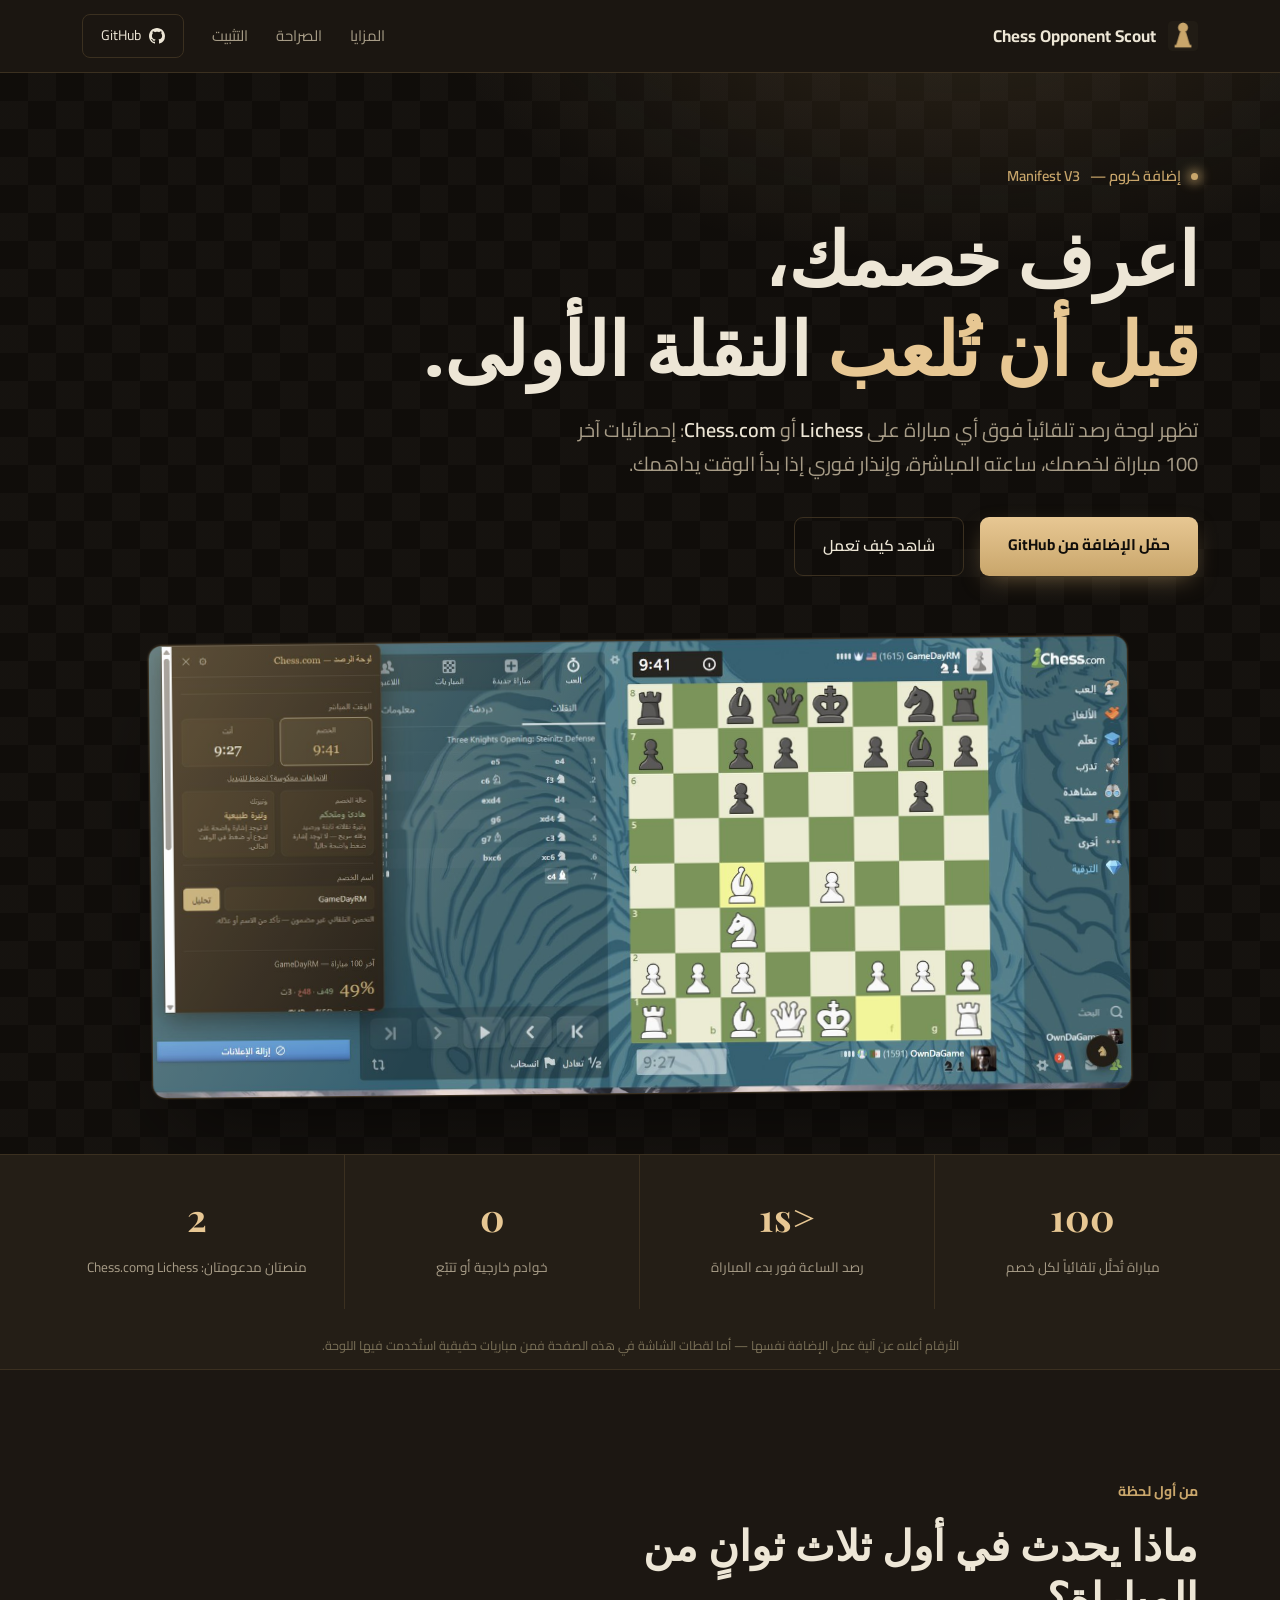
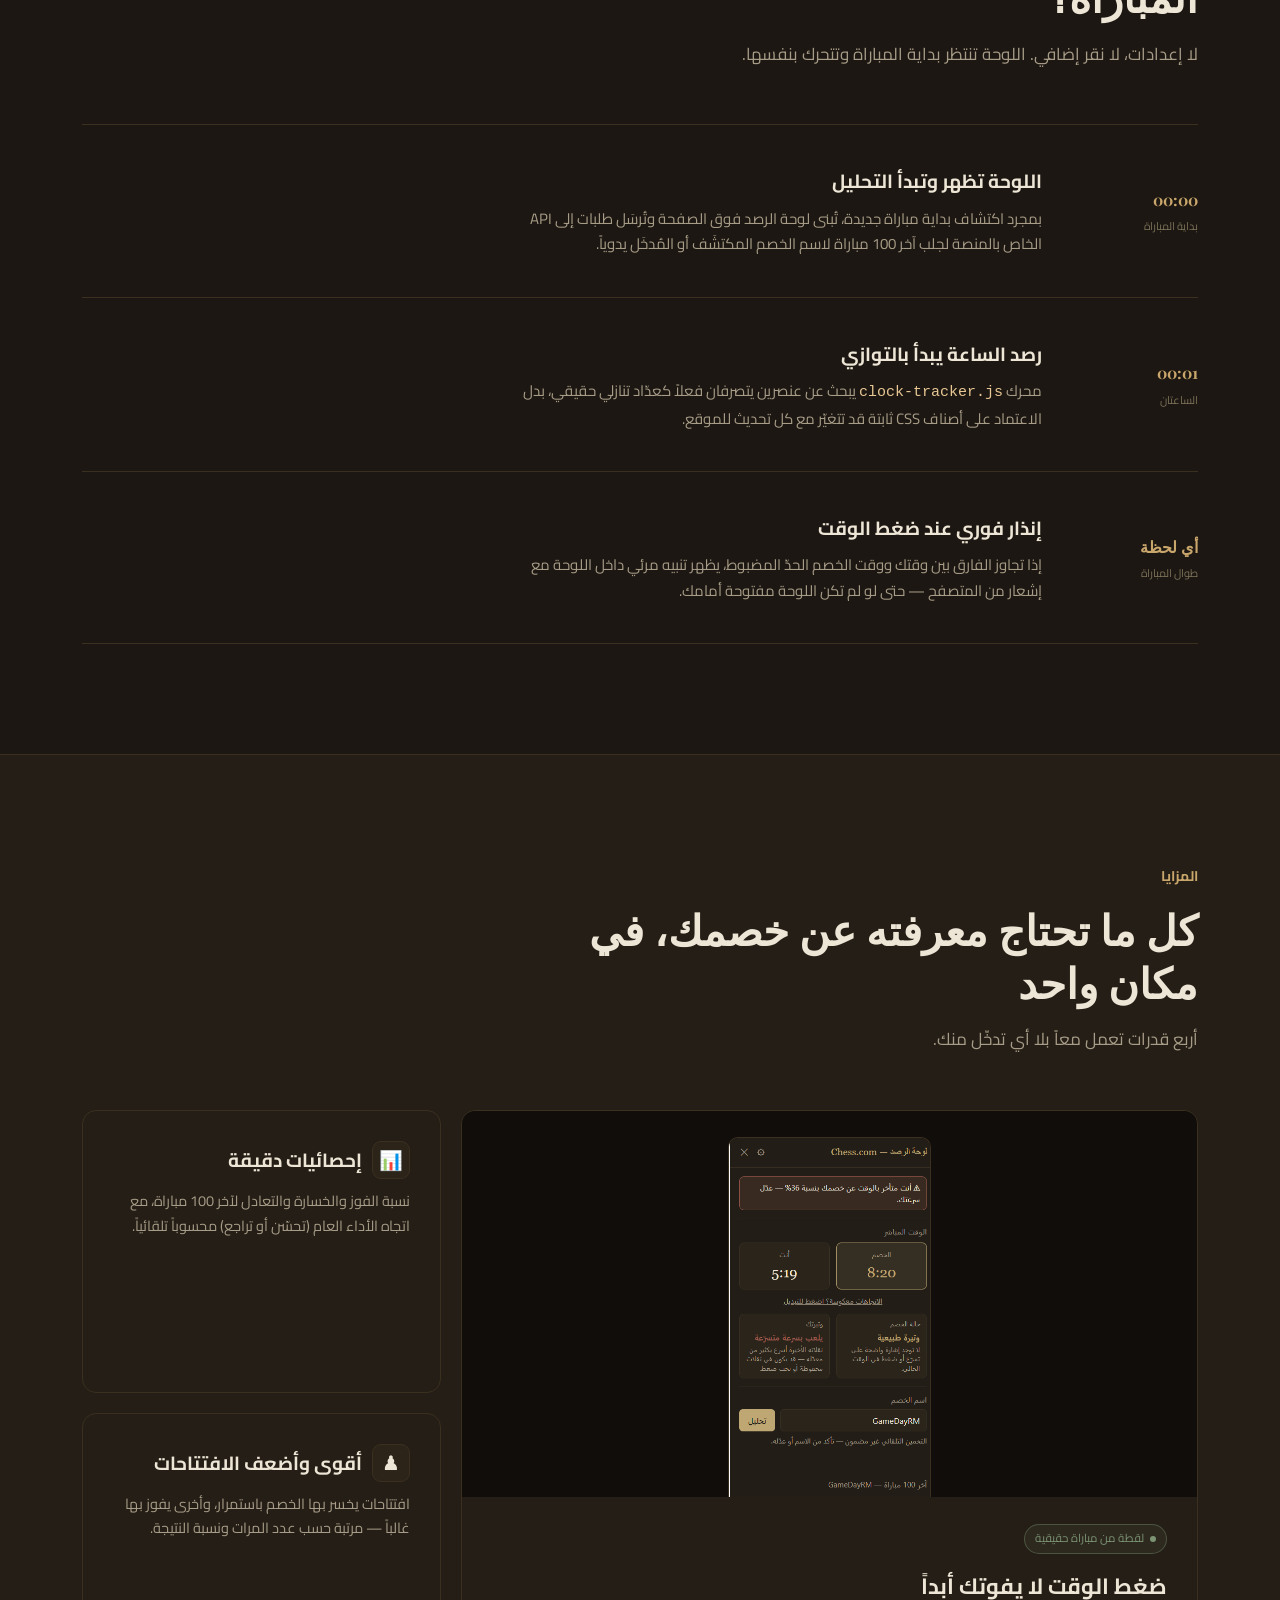
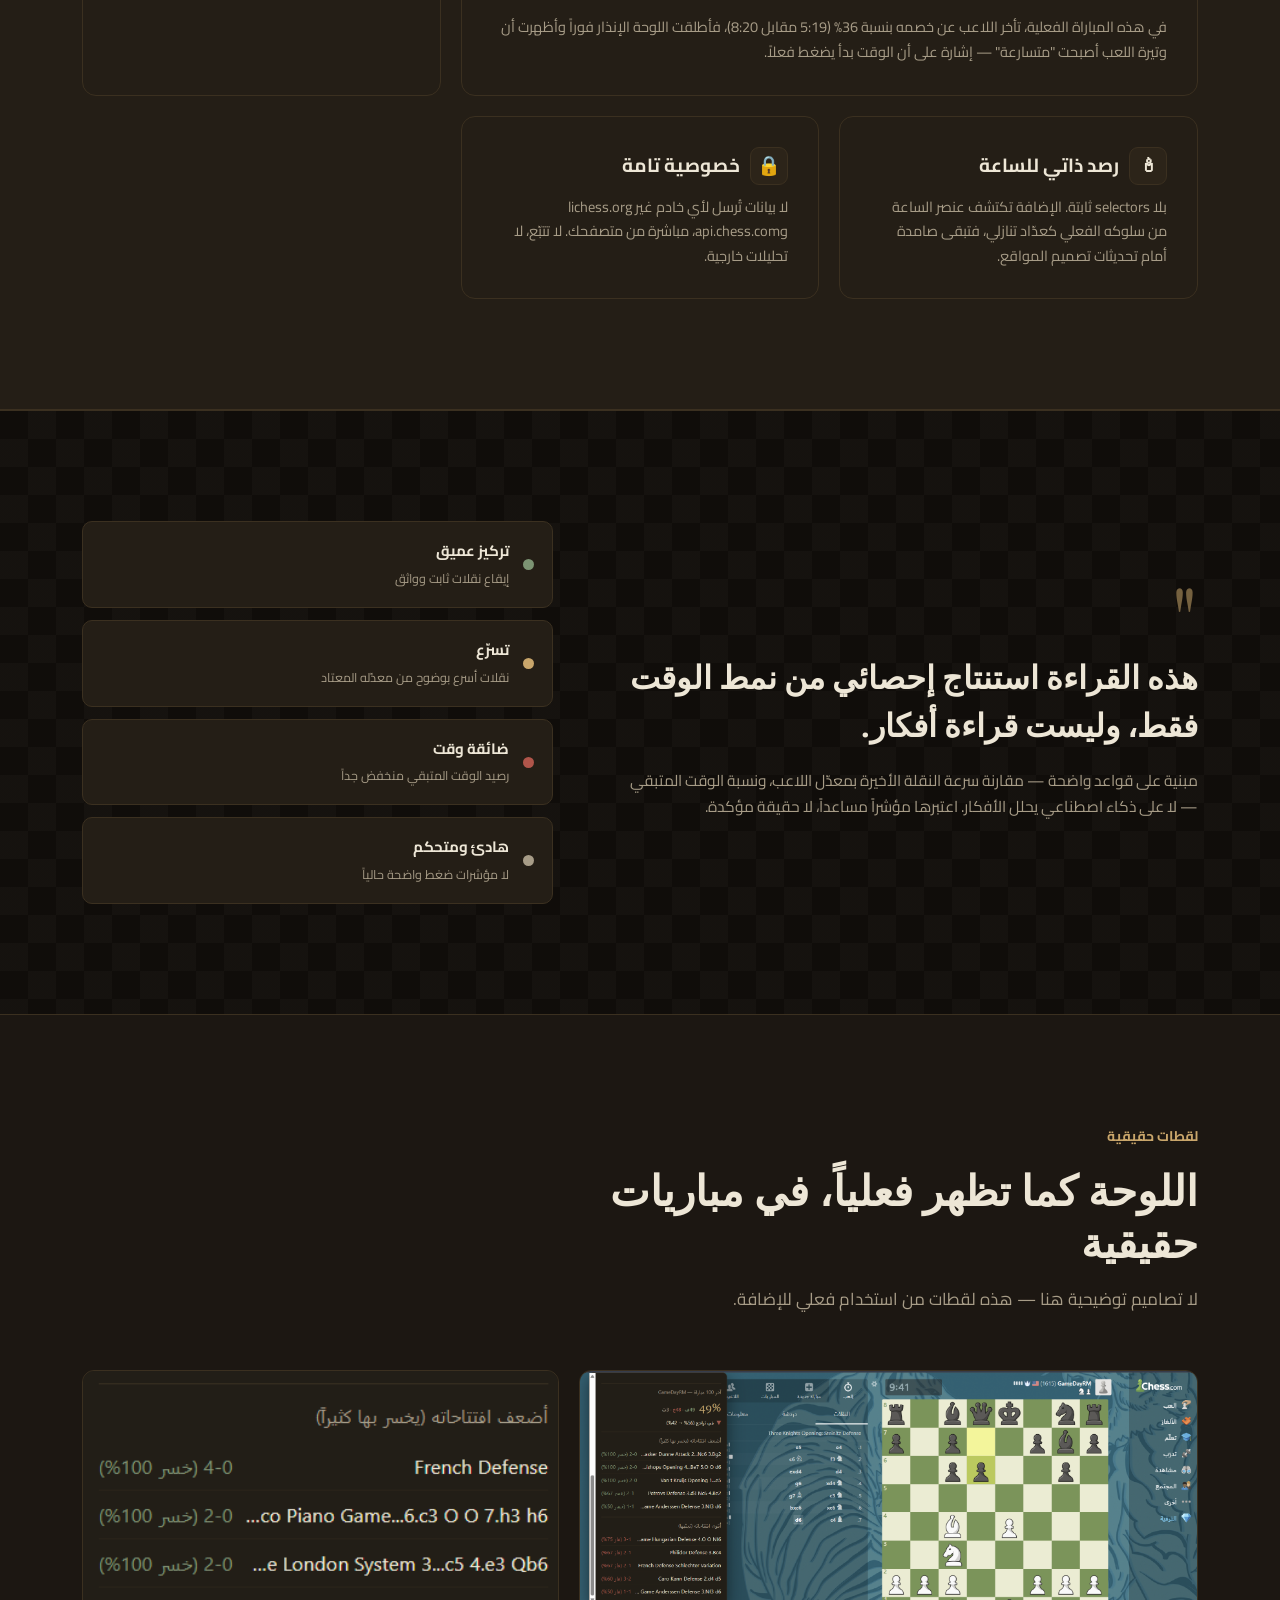
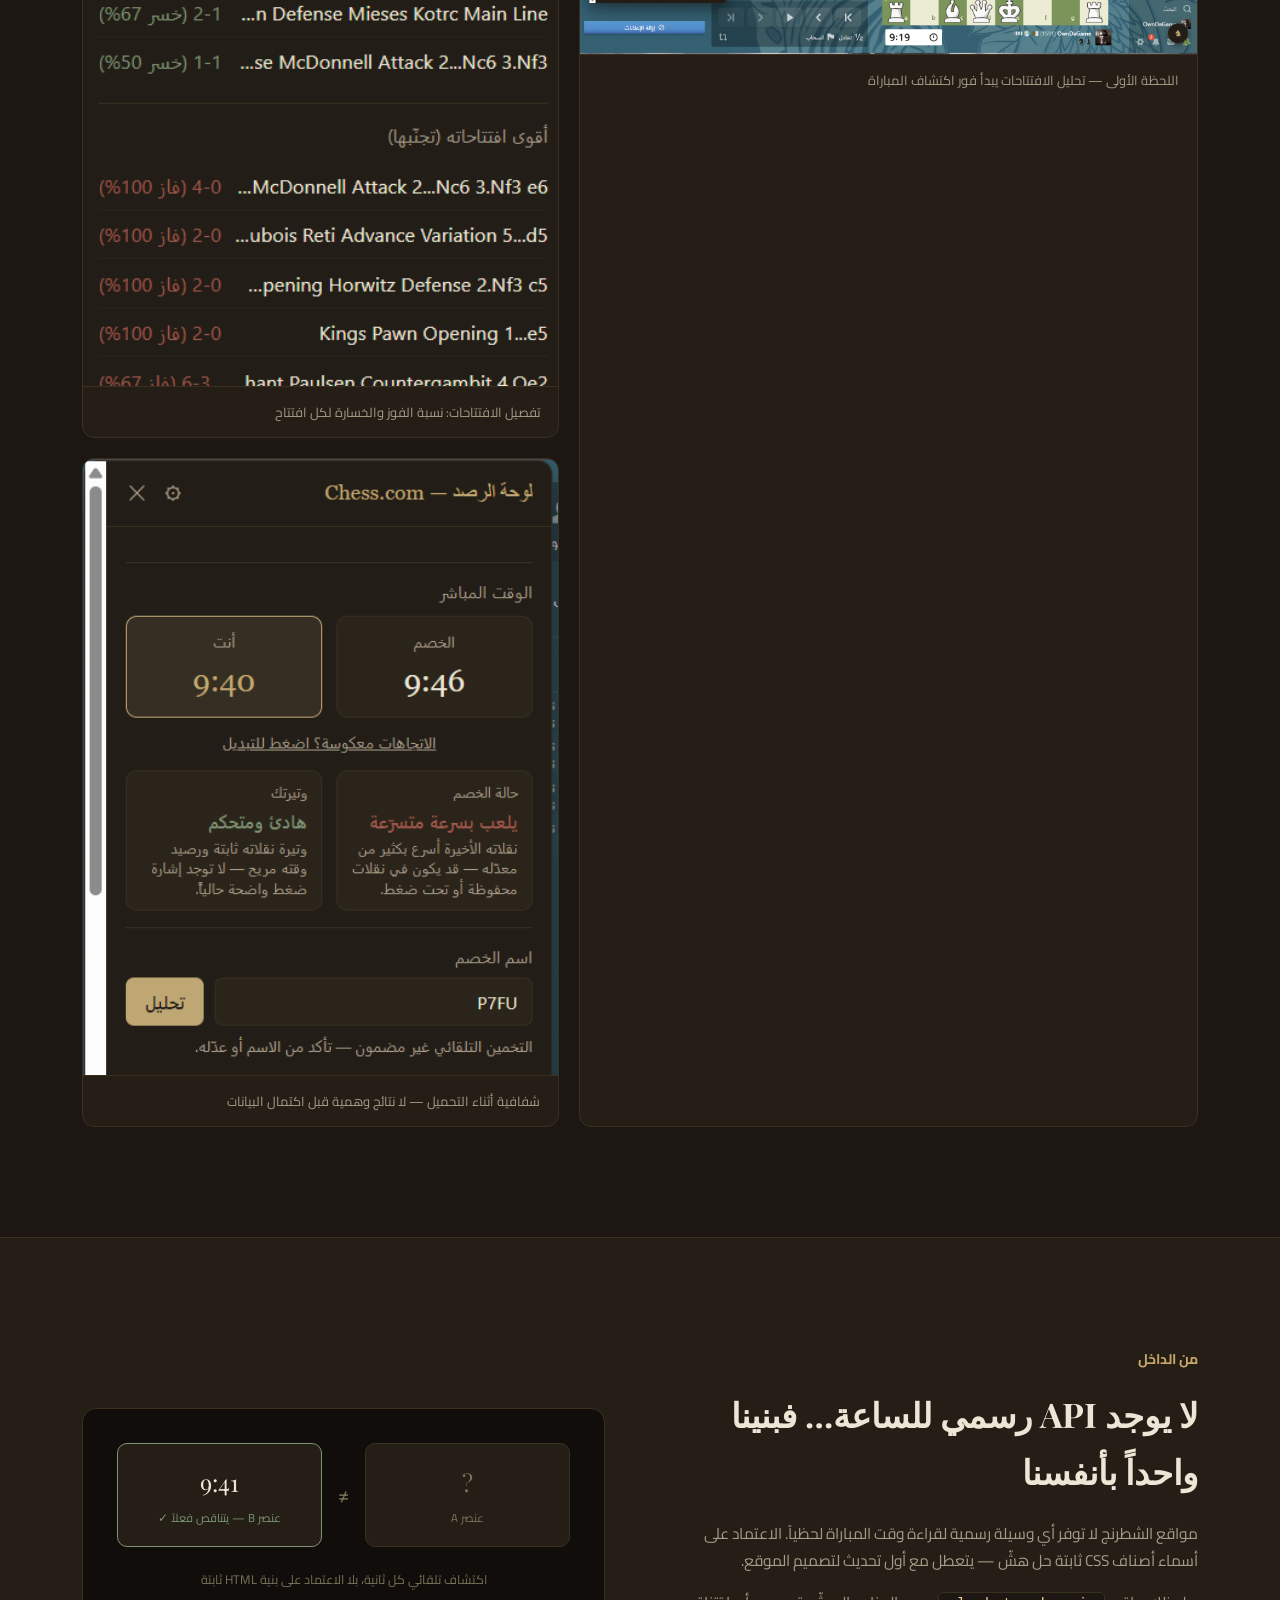
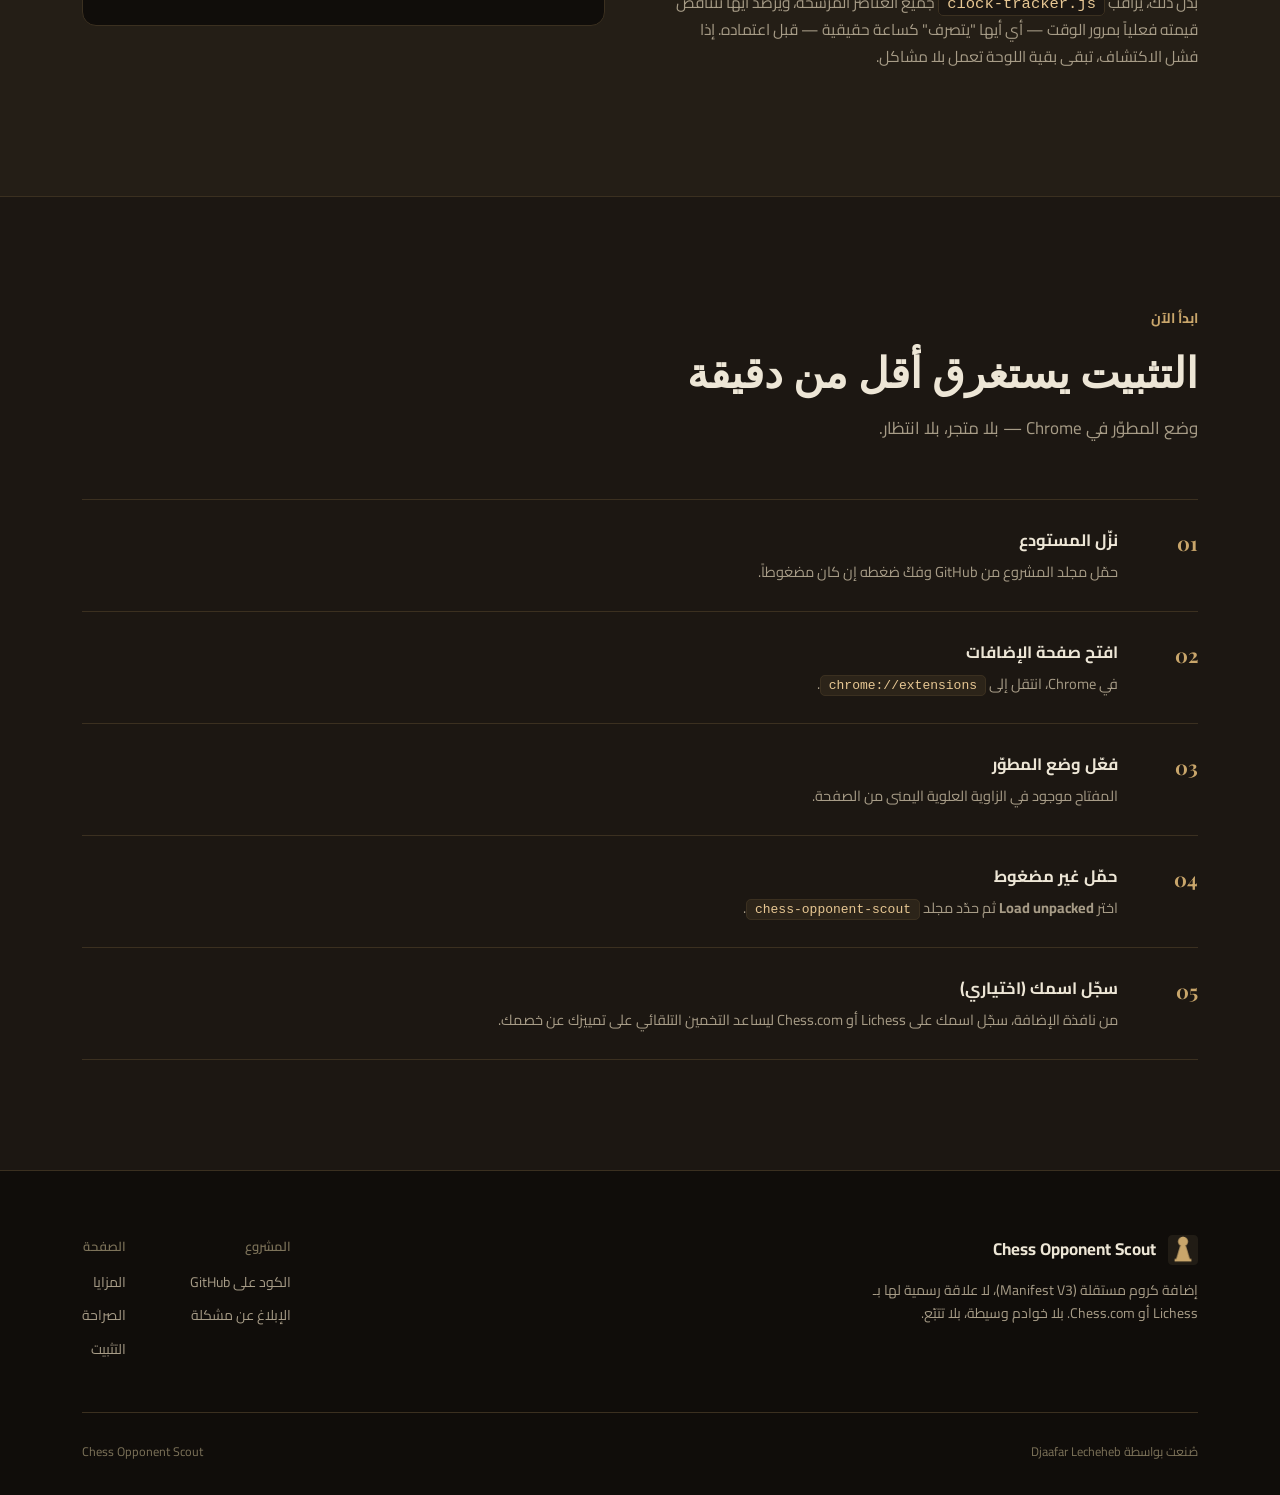
<file: index.html>
<!DOCTYPE html>
<html lang="ar" dir="rtl">
<head>
<meta charset="UTF-8">
<meta name="viewport" content="width=device-width, initial-scale=1.0">
<title>Chess Opponent Scout — اعرف خصمك قبل أن تُلعب النقلة الأولى</title>
<meta name="description" content="إضافة كروم تعرض إحصائيات خصمك، ساعته المباشرة، وإنذار ضغط الوقت — تلقائياً فوق Lichess و Chess.com.">
<link rel="icon" href="assets/icon.png">
<link rel="preconnect" href="https://fonts.googleapis.com">
<link rel="preconnect" href="https://fonts.gstatic.com" crossorigin>
<link href="https://fonts.googleapis.com/css2?family=Playfair+Display:wght@600;700;800&family=Cairo:wght@400;500;600;700;800&display=swap" rel="stylesheet">
<style>
  :root{
    --void:#100D0A;
    --bg:#1C1712;
    --panel:#241E16;
    --panel-alt:#2C2419;
    --border:#3B3020;
    --ivory:#EDE6D6;
    --muted:#A79C87;
    --muted-dim:#7C7259;
    --brass:#C9A66B;
    --brass-bright:#E7C793;
    --sage:#7C9473;
    --rust:#B0554A;
    --serif:'Playfair Display', Georgia, serif;
    --sans:'Cairo', Tahoma, Arial, sans-serif;
  }

  *{box-sizing:border-box;}
  html{scroll-behavior:smooth;}
  body{
    margin:0;
    background:var(--bg);
    color:var(--ivory);
    font-family:var(--sans);
    line-height:1.7;
    -webkit-font-smoothing:antialiased;
  }
  img{max-width:100%;display:block;}
  a{color:inherit;text-decoration:none;}
  section{position:relative;}
  .wrap{max-width:1180px;margin:0 auto;padding:0 32px;}
  ::selection{background:var(--brass);color:var(--void);}

  /* ---------- texture ---------- */
  .board-texture{
    position:absolute;inset:0;
    background-image:
      linear-gradient(45deg, rgba(237,230,214,0.025) 25%, transparent 25%),
      linear-gradient(-45deg, rgba(237,230,214,0.025) 25%, transparent 25%),
      linear-gradient(45deg, transparent 75%, rgba(237,230,214,0.025) 75%),
      linear-gradient(-45deg, transparent 75%, rgba(237,230,214,0.025) 75%);
    background-size:56px 56px;
    background-position:0 0, 0 28px, 28px -28px, -28px 0px;
    pointer-events:none;
  }

  /* ---------- nav ---------- */
  nav{
    position:sticky;top:0;z-index:50;
    background:rgba(28,23,18,0.88);
    backdrop-filter:blur(10px);
    border-bottom:1px solid var(--border);
  }
  nav .wrap{display:flex;align-items:center;justify-content:space-between;height:72px;}
  .brand{display:flex;align-items:center;gap:12px;font-weight:700;font-size:17px;}
  .brand img{width:30px;height:30px;}
  .nav-links{display:flex;align-items:center;gap:28px;font-size:15px;color:var(--muted);}
  .nav-links a:hover{color:var(--brass-bright);}
  .btn-ghost{
    display:flex;align-items:center;gap:8px;
    padding:9px 18px;border:1px solid var(--border);border-radius:8px;
    color:var(--ivory)!important;font-size:14px;
  }
  .btn-ghost:hover{border-color:var(--brass);}

  /* ---------- hero ---------- */
  .hero{
    background:radial-gradient(ellipse 900px 500px at 75% -10%, rgba(201,166,107,0.16), transparent 60%), var(--void);
    padding:88px 0 60px;
    overflow:hidden;
  }
  .hero .wrap{position:relative;z-index:2;}
  .kicker{
    display:inline-flex;align-items:center;gap:10px;
    color:var(--brass);font-size:14.5px;font-weight:600;
    margin-bottom:22px;
  }
  .kicker::before{content:"";width:7px;height:7px;border-radius:50%;background:var(--brass);box-shadow:0 0 12px 2px var(--brass);}
  .hero h1{
    font-family:var(--serif);
    font-size:clamp(40px, 6vw, 74px);
    font-weight:800;
    line-height:1.22;
    margin:0 0 22px;
    color:var(--ivory);
    letter-spacing:-0.5px;
  }
  .hero h1 span{color:var(--brass-bright);}
  .hero .lede{
    font-size:clamp(17px, 2vw, 20px);
    color:var(--muted);
    max-width:640px;
    margin:0 0 36px;
  }
  .hero .lede b{color:var(--ivory);font-weight:600;}
  .cta-row{display:flex;gap:16px;flex-wrap:wrap;margin-bottom:64px;}
  .btn-primary{
    background:linear-gradient(180deg, var(--brass-bright), var(--brass));
    color:var(--void);
    font-weight:700;font-size:15.5px;
    padding:15px 28px;border-radius:9px;
    box-shadow:0 8px 24px -8px rgba(201,166,107,0.55);
  }
  .btn-secondary{
    border:1px solid var(--border);
    color:var(--ivory);
    font-weight:600;font-size:15.5px;
    padding:15px 28px;border-radius:9px;
  }
  .btn-secondary:hover{border-color:var(--muted);}

  .hero-shot{
    position:relative;
    max-width:980px;
    margin:0 auto;
    border-radius:14px;
    overflow:hidden;
    border:1px solid var(--border);
    box-shadow:0 40px 90px -30px rgba(0,0,0,0.7), 0 0 0 1px rgba(201,166,107,0.08);
    transform:rotate(-0.6deg);
    opacity:0;
    animation:rise 1s cubic-bezier(.2,.8,.2,1) 0.15s forwards;
  }
  .hero-shot img{width:100%;}
  .hero-shot .glow{
    position:absolute;inset:-2px;
    background:linear-gradient(120deg, rgba(201,166,107,0.35), transparent 40%);
    pointer-events:none;
    mix-blend-mode:screen;
  }
  @keyframes rise{
    from{opacity:0;transform:rotate(-0.6deg) translateY(36px);}
    to{opacity:1;transform:rotate(-0.6deg) translateY(0);}
  }

  /* ---------- stat strip ---------- */
  .stat-strip{
    border-top:1px solid var(--border);
    border-bottom:1px solid var(--border);
    background:var(--panel);
  }
  .stat-strip .wrap{
    display:flex;flex-wrap:wrap;
    padding:0;
  }
  .stat-cell{
    flex:1 1 220px;
    padding:30px 28px;
    border-inline-start:1px solid var(--border);
    text-align:center;
  }
  .stat-cell:first-child{border-inline-start:none;}
  .stat-num{font-family:var(--serif);font-size:38px;font-weight:700;color:var(--brass-bright);}
  .stat-label{font-size:13.5px;color:var(--muted);margin-top:6px;}
  .stat-note{
    text-align:center;font-size:12.5px;color:var(--muted-dim);padding:14px 0 0;
  }

  /* ---------- section headers ---------- */
  .section{padding:110px 0;}
  .section-head{max-width:640px;margin:0 0 56px;}
  .eyebrow{color:var(--brass);font-size:14px;font-weight:700;margin-bottom:14px;display:block;}
  .section-head h2{
    font-family:var(--serif);
    font-size:clamp(28px,3.4vw,42px);
    font-weight:700;
    margin:0 0 16px;
    line-height:1.25;
  }
  .section-head p{color:var(--muted);font-size:17px;max-width:560px;}

  /* ---------- timeline (3 seconds) ---------- */
  .timeline{display:flex;flex-direction:column;gap:0;}
  .tl-row{
    display:grid;
    grid-template-columns:120px 1fr;
    gap:36px;
    padding:40px 0;
    border-top:1px solid var(--border);
    align-items:center;
  }
  .tl-row:last-child{border-bottom:1px solid var(--border);}
  .tl-time{
    font-family:var(--serif);font-size:16px;color:var(--brass);
    font-weight:700;
  }
  .tl-time small{display:block;color:var(--muted-dim);font-size:11px;font-weight:400;font-family:var(--sans);margin-top:4px;}
  .tl-body h3{font-size:19px;margin:0 0 8px;font-weight:700;}
  .tl-body p{color:var(--muted);font-size:15px;margin:0;max-width:520px;}

  /* ---------- bento features ---------- */
  .bento{
    display:grid;
    grid-template-columns:repeat(3, 1fr);
    grid-template-rows:auto auto;
    gap:20px;
  }
  .card{
    background:var(--panel);
    border:1px solid var(--border);
    border-radius:14px;
    padding:30px;
  }
  .card h3{font-size:19px;margin:0 0 10px;display:flex;align-items:center;gap:10px;}
  .card p{color:var(--muted);font-size:14.5px;margin:0;}
  .card-icon{
    width:38px;height:38px;border-radius:9px;
    display:flex;align-items:center;justify-content:center;
    background:var(--panel-alt);border:1px solid var(--border);
    flex-shrink:0;
  }
  .card-large{
    grid-column:span 2;grid-row:span 2;
    display:flex;flex-direction:column;
    padding:0;overflow:hidden;
  }
  .card-large .shot{
    background:var(--void);
    display:flex;align-items:flex-start;justify-content:center;
    padding:26px 26px 0;
  }
  .card-large .shot img{
    border-radius:10px 10px 0 0;
    border:1px solid var(--border);
    border-bottom:none;
    max-height:360px;
    width:auto;
  }
  .card-large .body{padding:26px 30px 30px;}
  .card-large h3{font-size:22px;}
  .tag-real{
    display:inline-flex;align-items:center;gap:6px;
    font-size:11.5px;color:var(--sage);
    border:1px solid rgba(124,148,115,0.4);
    background:rgba(124,148,115,0.1);
    padding:4px 10px;border-radius:20px;margin-bottom:14px;
  }
  .tag-real::before{content:"";width:6px;height:6px;border-radius:50%;background:var(--sage);}

  @media(max-width:860px){
    .bento{grid-template-columns:1fr;}
    .card-large{grid-column:span 1;grid-row:span 1;}
    .tl-row{grid-template-columns:1fr;gap:10px;}
  }

  /* ---------- honesty quote ---------- */
  .honesty{
    background:var(--void);
    border-top:1px solid var(--border);
    border-bottom:1px solid var(--border);
  }
  .honesty .wrap{
    display:grid;grid-template-columns:1.1fr 0.9fr;gap:70px;align-items:center;
  }
  .quote-mark{font-family:var(--serif);font-size:90px;color:var(--brass);line-height:0.6;opacity:0.55;display:block;margin-bottom:8px;}
  .honesty h2{font-family:var(--serif);font-size:clamp(24px,2.6vw,32px);line-height:1.5;font-weight:700;margin:0 0 20px;}
  .honesty p.sub{color:var(--muted);font-size:15.5px;}
  .states-row{display:flex;flex-direction:column;gap:12px;}
  .state-chip{
    display:flex;align-items:center;gap:14px;
    background:var(--panel);border:1px solid var(--border);
    border-radius:10px;padding:16px 18px;
  }
  .dot{width:11px;height:11px;border-radius:50%;flex-shrink:0;}
  .state-chip b{font-size:15px;display:block;}
  .state-chip span{font-size:12.5px;color:var(--muted);}
  @media(max-width:860px){.honesty .wrap{grid-template-columns:1fr;gap:36px;}}

  /* ---------- gallery ---------- */
  .gallery-grid{
    display:grid;
    grid-template-columns:1.3fr 1fr;
    gap:20px;
  }
  .g-item{
    border-radius:12px;overflow:hidden;border:1px solid var(--border);
    background:var(--panel);
  }
  .g-item img{width:100%;}
  .g-cap{padding:14px 18px;font-size:13px;color:var(--muted);border-top:1px solid var(--border);}
  .g-tall{grid-row:span 2;}
  @media(max-width:860px){.gallery-grid{grid-template-columns:1fr;}.g-tall{grid-row:span 1;}}

  /* ---------- how clock works ---------- */
  .tech-split{display:grid;grid-template-columns:1fr 1fr;gap:70px;align-items:center;}
  .tech-split p{color:var(--muted);font-size:15.5px;margin:0 0 16px;}
  .tech-diagram{
    background:var(--void);border:1px solid var(--border);border-radius:14px;
    padding:34px;
  }
  .clock-demo{display:flex;align-items:center;justify-content:space-between;gap:16px;}
  .clock-box{
    flex:1;background:var(--panel);border:1px solid var(--border);border-radius:10px;
    padding:18px;text-align:center;
  }
  .clock-box.detected{border-color:var(--sage);}
  .clock-box .num{font-family:var(--serif);font-size:24px;}
  .clock-box .lbl{font-size:11.5px;color:var(--muted-dim);margin-top:6px;}
  .pulse-arrow{color:var(--muted-dim);font-size:20px;}
  @media(max-width:860px){.tech-split{grid-template-columns:1fr;gap:32px;}}

  /* ---------- install ---------- */
  .steps{counter-reset:step;display:flex;flex-direction:column;}
  .step{
    display:grid;grid-template-columns:56px 1fr;gap:24px;
    padding:26px 0;border-top:1px solid var(--border);
  }
  .step:last-child{border-bottom:1px solid var(--border);}
  .step-num{
    counter-increment:step;
    font-family:var(--serif);font-weight:700;color:var(--brass);
    font-size:20px;
  }
  .step-num::before{content:counter(step, decimal-leading-zero);}
  .step h4{margin:0 0 6px;font-size:16.5px;}
  .step p{margin:0;color:var(--muted);font-size:14.5px;}
  .step code{background:var(--panel-alt);border:1px solid var(--border);padding:2px 8px;border-radius:5px;font-size:13px;color:var(--brass-bright);}

  /* ---------- footer ---------- */
  footer{
    background:var(--void);
    padding:64px 0 36px;
    border-top:1px solid var(--border);
  }
  .footer-top{
    display:flex;justify-content:space-between;flex-wrap:wrap;gap:36px;
    padding-bottom:40px;border-bottom:1px solid var(--border);margin-bottom:28px;
  }
  .footer-brand{max-width:340px;}
  .footer-brand .brand{margin-bottom:14px;}
  .footer-brand p{color:var(--muted);font-size:14px;}
  .footer-cols{display:flex;gap:64px;flex-wrap:wrap;}
  .footer-col h5{font-size:13px;color:var(--muted-dim);margin:0 0 14px;font-weight:600;}
  .footer-col a{display:block;color:var(--muted);font-size:14px;margin-bottom:10px;}
  .footer-col a:hover{color:var(--brass-bright);}
  .footer-bottom{
    display:flex;justify-content:space-between;flex-wrap:wrap;gap:10px;
    font-size:12.5px;color:var(--muted-dim);
  }

  .reveal{opacity:0;transform:translateY(24px);transition:opacity .7s ease, transform .7s ease;}
  .reveal.in{opacity:1;transform:translateY(0);}
</style>
</head>
<body>

<nav>
  <div class="wrap">
    <div class="brand"><img src="assets/icon.png" alt=""> Chess Opponent Scout</div>
    <div class="nav-links">
      <a href="#features">المزايا</a>
      <a href="#honesty">الصراحة</a>
      <a href="#install">التثبيت</a>
      <a class="btn-ghost" href="https://github.com/LechehebDjaafar/chess-opponent-scout" target="_blank" rel="noopener">
        <svg width="16" height="16" viewBox="0 0 16 16" fill="currentColor"><path d="M8 0C3.58 0 0 3.58 0 8c0 3.54 2.29 6.53 5.47 7.59.4.07.55-.17.55-.38 0-.19-.01-.82-.01-1.49-2.01.37-2.53-.49-2.69-.94-.09-.23-.48-.94-.82-1.13-.28-.15-.68-.52-.01-.53.63-.01 1.08.58 1.23.82.72 1.21 1.87.87 2.33.66.07-.52.28-.87.51-1.07-1.78-.2-3.64-.89-3.64-3.95 0-.87.31-1.59.82-2.15-.08-.2-.36-1.02.08-2.12 0 0 .67-.21 2.2.82.64-.18 1.32-.27 2-.27.68 0 1.36.09 2 .27 1.53-1.04 2.2-.82 2.2-.82.44 1.1.16 1.92.08 2.12.51.56.82 1.27.82 2.15 0 3.07-1.87 3.75-3.65 3.95.29.25.54.73.54 1.48 0 1.07-.01 1.93-.01 2.2 0 .21.15.46.55.38A8.01 8.01 0 0 0 16 8c0-4.42-3.58-8-8-8z"/></svg>
        GitHub
      </a>
    </div>
  </div>
</nav>

<section class="hero">
  <div class="board-texture"></div>
  <div class="wrap">
    <span class="kicker">إضافة كروم — <bdi>Manifest V3</bdi></span>
    <h1>اعرف خصمك،<br><span>قبل أن تُلعب</span> النقلة الأولى.</h1>
    <p class="lede">تظهر لوحة رصد تلقائياً فوق أي مباراة على <b>Lichess</b> أو <b>Chess.com</b>: إحصائيات آخر 100 مباراة لخصمك، ساعته المباشرة، وإنذار فوري إذا بدأ الوقت يداهمك.</p>
    <div class="cta-row">
      <a class="btn-primary" href="https://github.com/LechehebDjaafar/chess-opponent-scout" target="_blank" rel="noopener">حمّل الإضافة من GitHub</a>
      <a class="btn-secondary" href="#features">شاهد كيف تعمل</a>
    </div>
  </div>
  <div class="wrap">
    <div class="hero-shot">
      <div class="glow"></div>
      <img src="assets/hero-board-calm.jpg" alt="اللوحة تعمل فوق مباراة حقيقية على Chess.com، تعرض حالة الخصم والساعتين">
    </div>
  </div>
</section>

<div class="stat-strip">
  <div class="wrap">
    <div class="stat-cell">
      <div class="stat-num">100</div>
      <div class="stat-label">مباراة تُحلَّل تلقائياً لكل خصم</div>
    </div>
    <div class="stat-cell">
      <div class="stat-num">&lt;1s</div>
      <div class="stat-label">رصد الساعة فور بدء المباراة</div>
    </div>
    <div class="stat-cell">
      <div class="stat-num">0</div>
      <div class="stat-label">خوادم خارجية أو تتبّع</div>
    </div>
    <div class="stat-cell">
      <div class="stat-num">2</div>
      <div class="stat-label">منصتان مدعومتان: Lichess وChess.com</div>
    </div>
  </div>
  <p class="stat-note">الأرقام أعلاه عن آلية عمل الإضافة نفسها — أما لقطات الشاشة في هذه الصفحة فمن مباريات حقيقية استُخدمت فيها اللوحة.</p>
</div>

<section class="section" id="timeline">
  <div class="wrap">
    <div class="section-head reveal">
      <span class="eyebrow">من أول لحظة</span>
      <h2>ماذا يحدث في أول ثلاث ثوانٍ من المباراة؟</h2>
      <p>لا إعدادات، لا نقر إضافي. اللوحة تنتظر بداية المباراة وتتحرك بنفسها.</p>
    </div>

    <div class="timeline">
      <div class="tl-row reveal">
        <div class="tl-time">00:00 <small>بداية المباراة</small></div>
        <div class="tl-body">
          <h3>اللوحة تظهر وتبدأ التحليل</h3>
          <p>بمجرد اكتشاف بداية مباراة جديدة، تُبنى لوحة الرصد فوق الصفحة وتُرسَل طلبات إلى API الخاص بالمنصة لجلب آخر 100 مباراة لاسم الخصم المكتشَف أو المُدخَل يدوياً.</p>
        </div>
      </div>
      <div class="tl-row reveal">
        <div class="tl-time">00:01 <small>الساعتان</small></div>
        <div class="tl-body">
          <h3>رصد الساعة يبدأ بالتوازي</h3>
          <p>محرك <code style="color:var(--brass-bright)">clock-tracker.js</code> يبحث عن عنصرين يتصرفان فعلاً كعدّاد تنازلي حقيقي، بدل الاعتماد على أصناف CSS ثابتة قد تتغيّر مع كل تحديث للموقع.</p>
        </div>
      </div>
      <div class="tl-row reveal">
        <div class="tl-time">أي لحظة <small>طوال المباراة</small></div>
        <div class="tl-body">
          <h3>إنذار فوري عند ضغط الوقت</h3>
          <p>إذا تجاوز الفارق بين وقتك ووقت الخصم الحدّ المضبوط، يظهر تنبيه مرئي داخل اللوحة مع إشعار من المتصفح — حتى لو لم تكن اللوحة مفتوحة أمامك.</p>
        </div>
      </div>
    </div>
  </div>
</section>

<section class="section" id="features" style="background:var(--panel);border-top:1px solid var(--border);border-bottom:1px solid var(--border);">
  <div class="wrap">
    <div class="section-head reveal">
      <span class="eyebrow">المزايا</span>
      <h2>كل ما تحتاج معرفته عن خصمك، في مكان واحد</h2>
      <p>أربع قدرات تعمل معاً بلا أي تدخّل منك.</p>
    </div>

    <div class="bento reveal">
      <div class="card card-large">
        <div class="shot">
          <img src="assets/panel-alert.png" alt="لقطة حقيقية: إنذار تأخر بالوقت بنسبة 36% مع الساعتين ووتيرة اللعب">
        </div>
        <div class="body">
          <span class="tag-real">لقطة من مباراة حقيقية</span>
          <h3>ضغط الوقت لا يفوتك أبداً</h3>
          <p>في هذه المباراة الفعلية، تأخر اللاعب عن خصمه بنسبة 36% (5:19 مقابل 8:20)، فأطلقت اللوحة الإنذار فوراً وأظهرت أن وتيرة اللعب أصبحت "متسارعة" — إشارة على أن الوقت بدأ يضغط فعلاً.</p>
        </div>
      </div>

      <div class="card">
        <h3><span class="card-icon">📊</span> إحصائيات دقيقة</h3>
        <p>نسبة الفوز والخسارة والتعادل لآخر 100 مباراة، مع اتجاه الأداء العام (تحسّن أو تراجع) محسوباً تلقائياً.</p>
      </div>

      <div class="card">
        <h3><span class="card-icon">♟</span> أقوى وأضعف الافتتاحات</h3>
        <p>افتتاحات يخسر بها الخصم باستمرار، وأخرى يفوز بها غالباً — مرتبة حسب عدد المرات ونسبة النتيجة.</p>
      </div>

      <div class="card">
        <h3><span class="card-icon">🕯</span> رصد ذاتي للساعة</h3>
        <p>بلا selectors ثابتة. الإضافة تكتشف عنصر الساعة من سلوكه الفعلي كعدّاد تنازلي، فتبقى صامدة أمام تحديثات تصميم المواقع.</p>
      </div>

      <div class="card">
        <h3><span class="card-icon">🔒</span> خصوصية تامة</h3>
        <p>لا بيانات تُرسل لأي خادم غير lichess.org وapi.chess.com، مباشرة من متصفحك. لا تتبّع، لا تحليلات خارجية.</p>
      </div>
    </div>
  </div>
</section>

<section class="honesty section" id="honesty">
  <div class="board-texture"></div>
  <div class="wrap">
    <div class="reveal">
      <span class="quote-mark">"</span>
      <h2>هذه القراءة استنتاج إحصائي من نمط الوقت فقط، وليست قراءة أفكار.</h2>
      <p class="sub">مبنية على قواعد واضحة — مقارنة سرعة النقلة الأخيرة بمعدّل اللاعب، ونسبة الوقت المتبقي — لا على ذكاء اصطناعي يحلل الأفكار. اعتبرها مؤشراً مساعداً، لا حقيقة مؤكدة.</p>
    </div>
    <div class="states-row reveal">
      <div class="state-chip"><span class="dot" style="background:var(--sage)"></span><div><b>تركيز عميق</b><span>إيقاع نقلات ثابت وواثق</span></div></div>
      <div class="state-chip"><span class="dot" style="background:var(--brass)"></span><div><b>تسرّع</b><span>نقلات أسرع بوضوح من معدّله المعتاد</span></div></div>
      <div class="state-chip"><span class="dot" style="background:var(--rust)"></span><div><b>ضائقة وقت</b><span>رصيد الوقت المتبقي منخفض جداً</span></div></div>
      <div class="state-chip"><span class="dot" style="background:var(--muted)"></span><div><b>هادئ ومتحكم</b><span>لا مؤشرات ضغط واضحة حالياً</span></div></div>
    </div>
  </div>
</section>

<section class="section">
  <div class="wrap">
    <div class="section-head reveal">
      <span class="eyebrow">لقطات حقيقية</span>
      <h2>اللوحة كما تظهر فعلياً، في مباريات حقيقية</h2>
      <p>لا تصاميم توضيحية هنا — هذه لقطات من استخدام فعلي للإضافة.</p>
    </div>
    <div class="gallery-grid reveal">
      <div class="g-item g-tall">
        <img src="assets/hero-board-1.png" alt="اللوحة عند بداية المباراة، تعرض أضعف وأقوى افتتاحات الخصم">
        <div class="g-cap">اللحظة الأولى — تحليل الافتتاحات يبدأ فور اكتشاف المباراة</div>
      </div>
      <div class="g-item">
        <img src="assets/panel-openings.png" alt="قائمة مفصّلة بأضعف وأقوى افتتاحات الخصم مع نسب الفوز والخسارة">
        <div class="g-cap">تفصيل الافتتاحات: نسبة الفوز والخسارة لكل افتتاح</div>
      </div>
      <div class="g-item">
        <img src="assets/hero-board-loading.png" alt="اللوحة أثناء تحميل قاعدة بيانات الافتتاحات">
        <div class="g-cap">شفافية أثناء التحميل — لا نتائج وهمية قبل اكتمال البيانات</div>
      </div>
    </div>
  </div>
</section>

<section class="section" style="background:var(--panel);border-top:1px solid var(--border);border-bottom:1px solid var(--border);">
  <div class="wrap tech-split">
    <div class="reveal">
      <span class="eyebrow">من الداخل</span>
      <h2 style="font-family:var(--serif);font-size:clamp(24px,2.8vw,34px);font-weight:700;margin:0 0 20px;">لا يوجد <bdi>API</bdi> رسمي للساعة… فبنينا واحداً بأنفسنا</h2>
      <p>مواقع الشطرنج لا توفر أي وسيلة رسمية لقراءة وقت المباراة لحظياً. الاعتماد على أسماء أصناف CSS ثابتة حل هشّ — يتعطل مع أول تحديث لتصميم الموقع.</p>
      <p>بدل ذلك، يراقب <code style="background:var(--bg);border:1px solid var(--border);padding:2px 8px;border-radius:5px;color:var(--brass-bright)">clock-tracker.js</code> جميع العناصر المرشّحة، ويرصد أيها تتناقص قيمته فعلياً بمرور الوقت — أي أيها "يتصرف" كساعة حقيقية — قبل اعتماده. إذا فشل الاكتشاف، تبقى بقية اللوحة تعمل بلا مشاكل.</p>
    </div>
    <div class="tech-diagram reveal">
      <div class="clock-demo">
        <div class="clock-box"><div class="num" style="color:var(--muted-dim)">?</div><div class="lbl">عنصر A</div></div>
        <div class="pulse-arrow">≠</div>
        <div class="clock-box detected"><div class="num">9:41</div><div class="lbl" style="color:var(--sage)">عنصر B — يتناقص فعلاً ✓</div></div>
      </div>
      <p style="text-align:center;color:var(--muted-dim);font-size:12.5px;margin:22px 0 0;">اكتشاف تلقائي كل ثانية، بلا الاعتماد على بنية HTML ثابتة</p>
    </div>
  </div>
</section>

<section class="section" id="install">
  <div class="wrap">
    <div class="section-head reveal">
      <span class="eyebrow">ابدأ الآن</span>
      <h2>التثبيت يستغرق أقل من دقيقة</h2>
      <p>وضع المطوّر في Chrome — بلا متجر، بلا انتظار.</p>
    </div>
    <div class="steps reveal">
      <div class="step">
        <div class="step-num"></div>
        <div><h4>نزّل المستودع</h4><p>حمّل مجلد المشروع من GitHub وفكّ ضغطه إن كان مضغوطاً.</p></div>
      </div>
      <div class="step">
        <div class="step-num"></div>
        <div><h4>افتح صفحة الإضافات</h4><p>في Chrome، انتقل إلى <code>chrome://extensions</code>.</p></div>
      </div>
      <div class="step">
        <div class="step-num"></div>
        <div><h4>فعّل وضع المطوّر</h4><p>المفتاح موجود في الزاوية العلوية اليمنى من الصفحة.</p></div>
      </div>
      <div class="step">
        <div class="step-num"></div>
        <div><h4>حمّل غير مضغوط</h4><p>اختر <b>Load unpacked</b> ثم حدّد مجلد <code>chess-opponent-scout</code>.</p></div>
      </div>
      <div class="step">
        <div class="step-num"></div>
        <div><h4>سجّل اسمك (اختياري)</h4><p>من نافذة الإضافة، سجّل اسمك على Lichess أو Chess.com ليساعد التخمين التلقائي على تمييزك عن خصمك.</p></div>
      </div>
    </div>
  </div>
</section>

<footer>
  <div class="wrap">
    <div class="footer-top">
      <div class="footer-brand">
        <div class="brand"><img src="assets/icon.png" alt=""> Chess Opponent Scout</div>
        <p>إضافة كروم مستقلة (Manifest V3)، لا علاقة رسمية لها بـ Lichess أو Chess.com. بلا خوادم وسيطة، بلا تتبّع.</p>
      </div>
      <div class="footer-cols">
        <div class="footer-col">
          <h5>المشروع</h5>
          <a href="https://github.com/LechehebDjaafar/chess-opponent-scout" target="_blank" rel="noopener">الكود على GitHub</a>
          <a href="https://github.com/LechehebDjaafar/chess-opponent-scout/issues" target="_blank" rel="noopener">الإبلاغ عن مشكلة</a>
        </div>
        <div class="footer-col">
          <h5>الصفحة</h5>
          <a href="#features">المزايا</a>
          <a href="#honesty">الصراحة</a>
          <a href="#install">التثبيت</a>
        </div>
      </div>
    </div>
    <div class="footer-bottom">
      <span>صُنعت بواسطة Djaafar Lecheheb</span>
      <span>Chess Opponent Scout</span>
    </div>
  </div>
</footer>

<script>
  const obs = new IntersectionObserver((entries) => {
    entries.forEach(e => { if (e.isIntersecting) e.target.classList.add('in'); });
  }, {threshold: 0.15});
  document.querySelectorAll('.reveal').forEach(el => obs.observe(el));
</script>

</body>
</html>
</file>
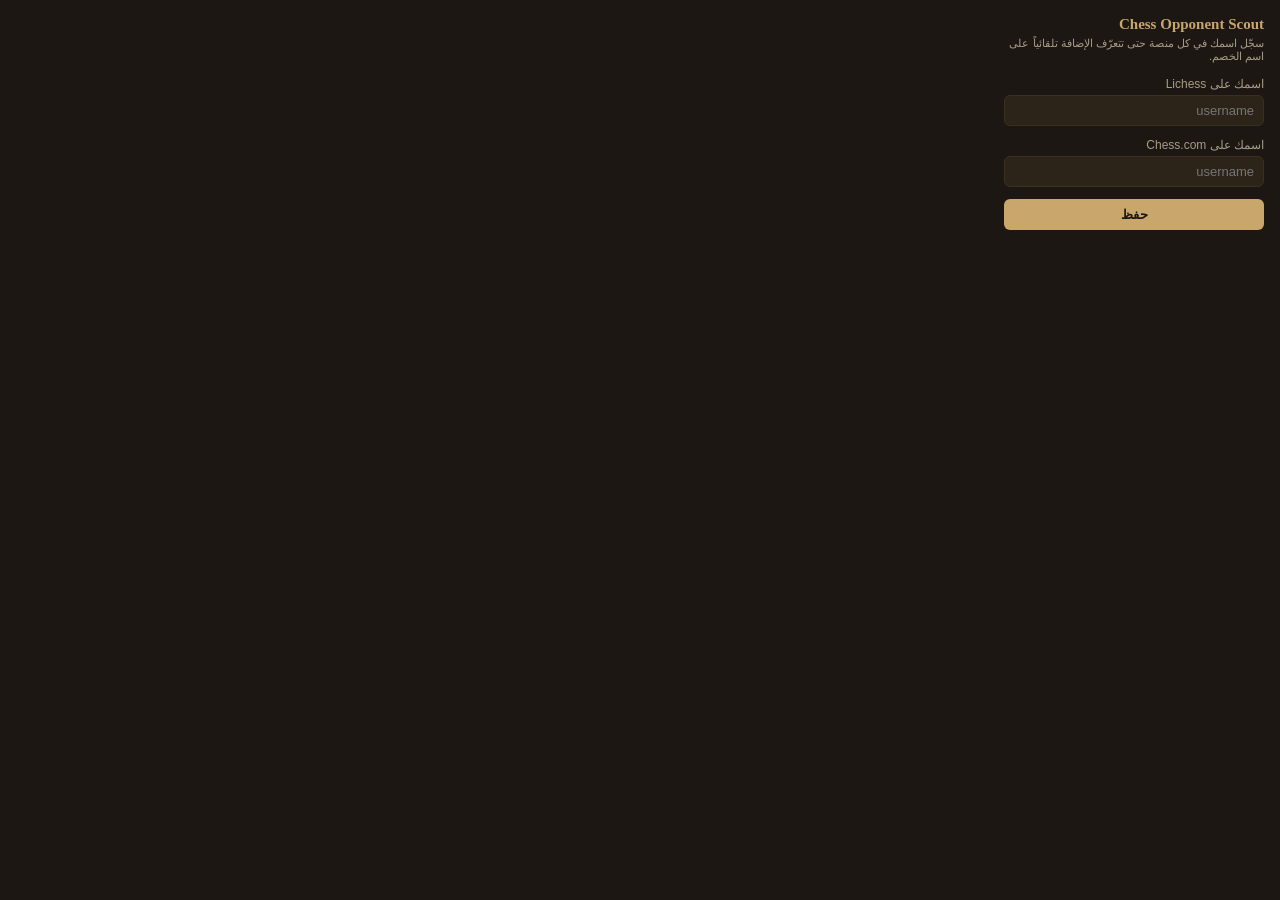
<file: popup.html>
<!DOCTYPE html>
<html lang="ar" dir="rtl">
<head>
<meta charset="UTF-8" />
<title>Chess Opponent Scout</title>
<style>
  body {
    all: initial;
    display: block;
    width: 260px;
    background: #1C1712;
    color: #EDE6D6;
    font-family: -apple-system, "Segoe UI", Tahoma, Arial, sans-serif;
    font-size: 13px;
    padding: 16px;
    direction: rtl;
    text-align: right;
  }
  h1 {
    font-family: "Iowan Old Style", "Georgia", serif;
    font-size: 15px;
    color: #C9A66B;
    margin: 0 0 4px;
  }
  p.sub {
    color: #A79C87;
    font-size: 11px;
    margin: 0 0 14px;
  }
  label {
    display: block;
    font-size: 12px;
    color: #A79C87;
    margin-bottom: 4px;
  }
  input {
    width: 100%;
    box-sizing: border-box;
    background: #2C2419;
    border: 1px solid #3B3020;
    border-radius: 6px;
    color: #EDE6D6;
    padding: 7px 9px;
    margin-bottom: 12px;
    font-size: 13px;
    direction: ltr;
    text-align: right;
  }
  input:focus {
    outline: none;
    border-color: #C9A66B;
  }
  button {
    width: 100%;
    background: #C9A66B;
    color: #1C1712;
    border: none;
    border-radius: 6px;
    padding: 8px;
    font-size: 13px;
    font-weight: 600;
    cursor: pointer;
  }
  button:hover {
    filter: brightness(1.08);
  }
  #status {
    margin-top: 10px;
    font-size: 11px;
    color: #7C9473;
    min-height: 14px;
    text-align: center;
  }
</style>
</head>
<body>
  <h1>Chess Opponent Scout</h1>
  <p class="sub">سجّل اسمك في كل منصة حتى تتعرّف الإضافة تلقائياً على اسم الخصم.</p>

  <label for="lichessName">اسمك على Lichess</label>
  <input type="text" id="lichessName" placeholder="username" />

  <label for="chesscomName">اسمك على Chess.com</label>
  <input type="text" id="chesscomName" placeholder="username" />

  <button id="save">حفظ</button>
  <div id="status"></div>

  <script src="popup.js"></script>
</body>
</html>
</file>
